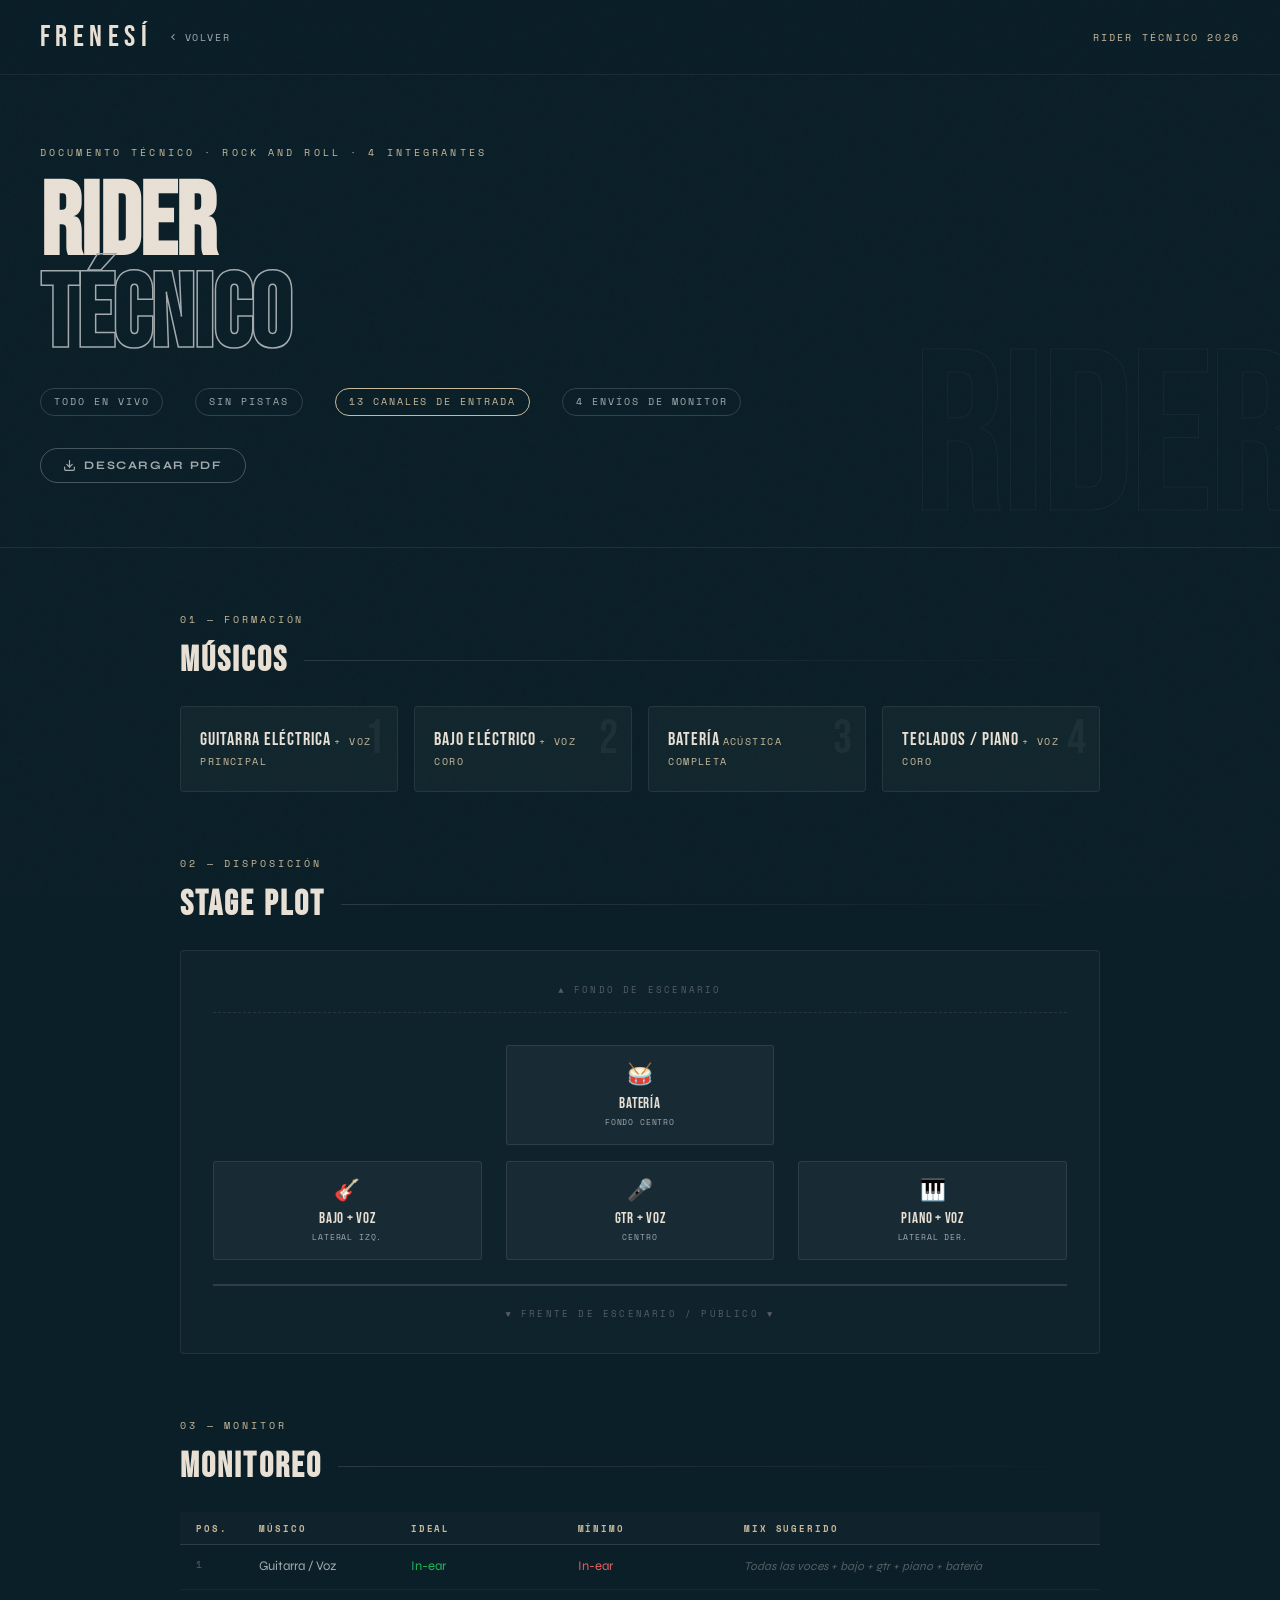
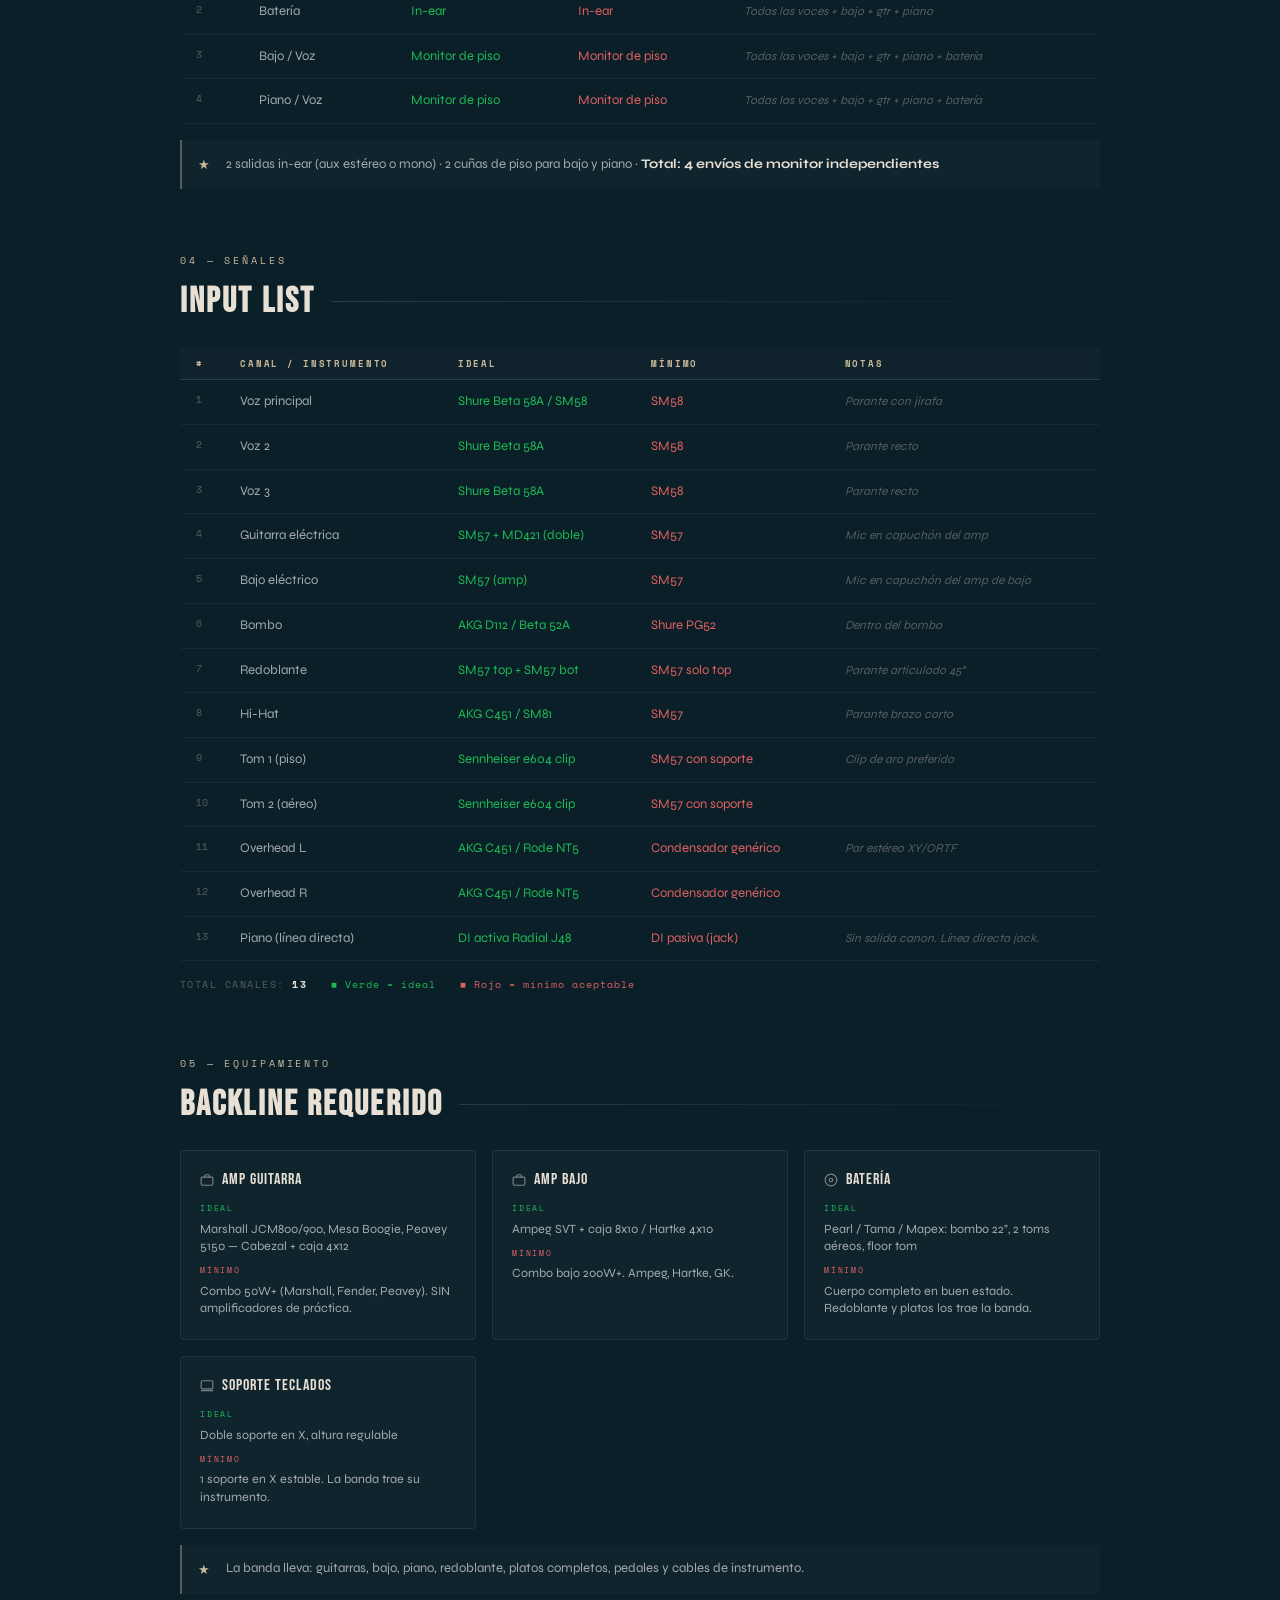
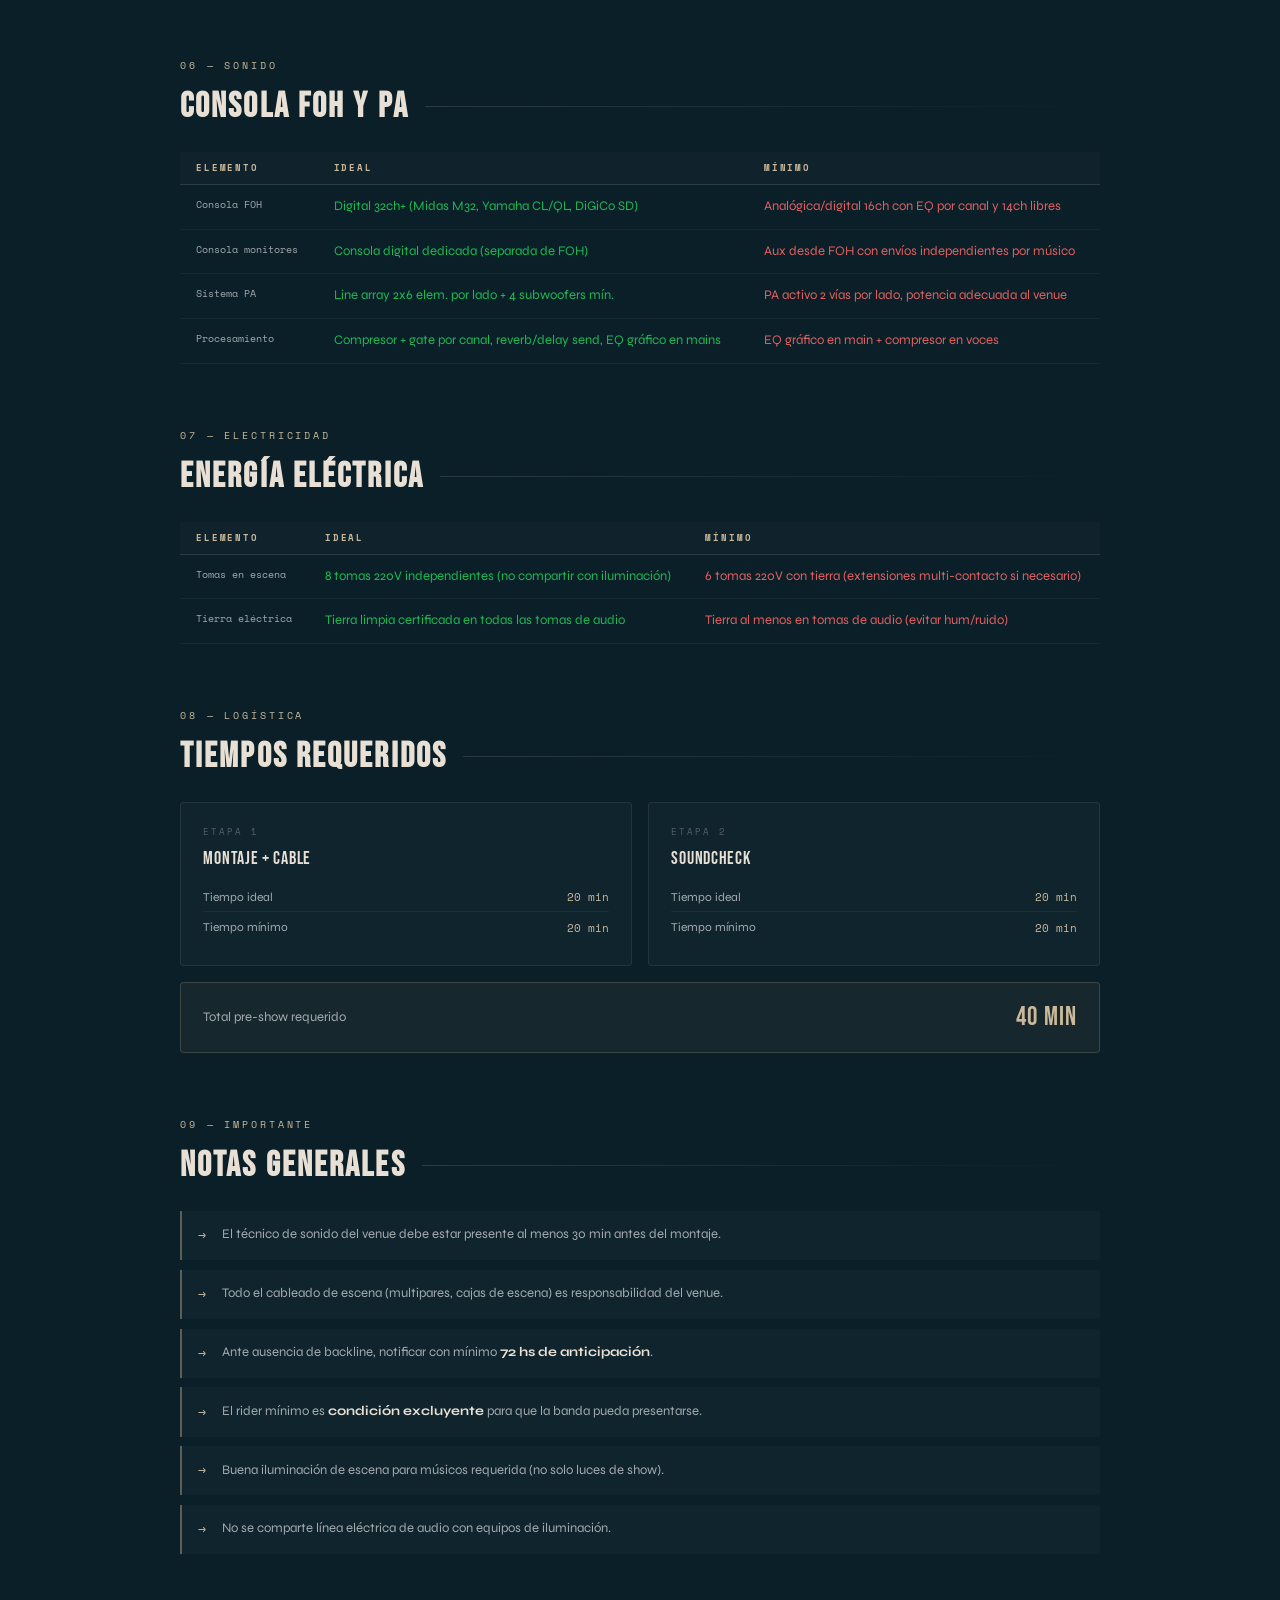
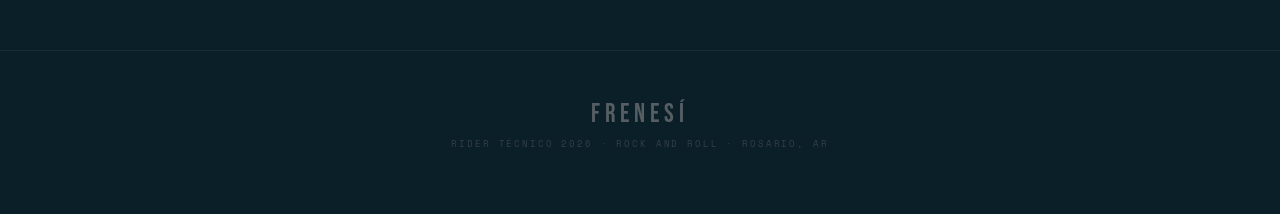
<file: rider-tecnico/index.html>
<!DOCTYPE html>
<html lang="es">
<head>
  <meta charset="UTF-8">
  <meta name="viewport" content="width=device-width, initial-scale=1.0">
  <title>FRENESÍ — Rider Técnico 2026</title>
  <link rel="preconnect" href="https://fonts.googleapis.com">
  <link href="https://fonts.googleapis.com/css2?family=Bebas+Neue&family=DM+Serif+Display:ital@0;1&family=Syne:wght@400;700;800&family=Space+Mono:ital@0;1&display=swap" rel="stylesheet">

  <style>
    :root {
      --c1: #a3aaae;
      --c2: #565e64;
      --c3: #333f46;
      --c4: #27323c;
      --c5: #0b1f28;
      --cream: #e8e0d4;
      --warm: #c9b99a;
      --green: #1DB954;
      --red: #e06060;
    }

    *, *::before, *::after { margin: 0; padding: 0; box-sizing: border-box; }
    html { scroll-behavior: smooth; }

    body {
      background: var(--c5);
      color: var(--cream);
      font-family: 'Syne', sans-serif;
      overflow-x: hidden;
      cursor: crosshair;
    }

    /* GRAIN */
    body::before {
      content: '';
      position: fixed;
      inset: 0;
      background-image: url("data:image/svg+xml,%3Csvg viewBox='0 0 256 256' xmlns='http://www.w3.org/2000/svg'%3E%3Cfilter id='noise'%3E%3CfeTurbulence type='fractalNoise' baseFrequency='0.9' numOctaves='4' stitchTiles='stitch'/%3E%3C/filter%3E%3Crect width='100%25' height='100%25' filter='url(%23noise)' opacity='0.08'/%3E%3C/svg%3E");
      pointer-events: none;
      z-index: 1000;
      opacity: 0.45;
      mix-blend-mode: overlay;
    }

    #grain-canvas {
      position: fixed; top: 0; left: 0;
      width: 100%; height: 100%;
      pointer-events: none; z-index: 999; opacity: 0.07;
    }

    /* NAV */
    nav {
      position: fixed; top: 0; left: 0; right: 0;
      z-index: 900;
      display: flex; align-items: center; justify-content: space-between;
      padding: 1.2rem 2.5rem;
      backdrop-filter: blur(12px);
      background: rgba(11, 31, 40, 0.7);
      border-bottom: 1px solid rgba(163, 170, 174, 0.1);
    }

    .nav-left { display: flex; align-items: center; gap: 1rem; }

    .nav-logo {
      font-family: 'Bebas Neue', sans-serif;
      font-size: 1.9rem; letter-spacing: 0.18em;
      color: var(--cream); text-decoration: none;
      position: relative; display: inline-block;
    }
    .nav-logo::after {
      content: ''; position: absolute; bottom: -2px; left: 0;
      width: 0; height: 1px; background: var(--warm);
      transition: width 0.4s ease;
    }
    .nav-logo:hover::after { width: 100%; }

    .nav-back {
      font-family: 'Space Mono', monospace;
      font-size: 0.65rem; letter-spacing: 0.15em;
      color: var(--c1); text-decoration: none;
      text-transform: uppercase;
      display: flex; align-items: center; gap: 0.4rem;
      transition: color 0.3s;
    }
    .nav-back:hover { color: var(--cream); }

    .nav-label {
      font-family: 'Space Mono', monospace;
      font-size: 0.62rem; letter-spacing: 0.22em;
      color: var(--warm); text-transform: uppercase;
    }

    /* HERO HEADER */
    .page-header {
      padding: 9rem 2.5rem 4rem;
      border-bottom: 1px solid rgba(163,170,174,0.12);
      position: relative;
      overflow: hidden;
    }

    .page-header::after {
      content: 'RIDER';
      position: absolute;
      right: -1rem; bottom: -2rem;
      font-family: 'Bebas Neue', sans-serif;
      font-size: clamp(8rem, 18vw, 16rem);
      color: transparent;
      -webkit-text-stroke: 1px rgba(163,170,174,0.07);
      letter-spacing: -0.02em;
      pointer-events: none;
      user-select: none;
    }

    .page-header-inner { max-width: 900px; }

    .header-tag {
      font-family: 'Space Mono', monospace;
      font-size: 0.65rem; letter-spacing: 0.3em;
      color: var(--warm); text-transform: uppercase;
      margin-bottom: 1.2rem;
      opacity: 0; animation: fadeUp 0.7s ease 0.2s forwards;
    }

    .page-title {
      font-family: 'Bebas Neue', sans-serif;
      font-size: clamp(3.5rem, 8vw, 7rem);
      line-height: 0.9; letter-spacing: -0.01em;
      color: var(--cream);
      opacity: 0; animation: fadeUp 0.8s ease 0.35s forwards;
    }
    .page-title .outline {
      color: transparent;
      -webkit-text-stroke: 1.5px var(--c1);
    }

    .page-meta {
      margin-top: 1.5rem;
      display: flex; gap: 2rem; align-items: center;
      flex-wrap: wrap;
      opacity: 0; animation: fadeUp 0.8s ease 0.5s forwards;
    }
    .meta-chip {
      font-family: 'Space Mono', monospace;
      font-size: 0.62rem; letter-spacing: 0.2em; text-transform: uppercase;
      color: var(--c1);
      border: 1px solid rgba(163,170,174,0.25);
      padding: 0.35rem 0.8rem; border-radius: 2rem;
    }
    .meta-chip.accent { border-color: var(--warm); color: var(--warm); }

    /* DOWNLOAD BTN */
    .download-btn {
      display: inline-flex; align-items: center; gap: 0.5rem;
      margin-top: 2rem;
      background: transparent;
      border: 1px solid rgba(163,170,174,0.4);
      color: var(--c1);
      padding: 0.6rem 1.4rem; border-radius: 2rem;
      font-family: 'Syne', sans-serif;
      font-size: 0.72rem; font-weight: 700; letter-spacing: 0.14em;
      text-transform: uppercase; text-decoration: none;
      transition: color 0.3s, border-color 0.3s, box-shadow 0.3s;
      cursor: pointer;
      opacity: 0; animation: fadeUp 0.8s ease 0.65s forwards;
    }
    .download-btn:hover {
      color: var(--cream); border-color: var(--warm);
      box-shadow: 0 0 20px rgba(201,185,154,0.15);
    }

    /* MAIN CONTENT */
    main {
      max-width: 1000px;
      margin: 0 auto;
      padding: 4rem 2.5rem 6rem;
      display: flex; flex-direction: column; gap: 4rem;
    }

    /* SECTION */
    .rider-section {
      opacity: 0; transform: translateY(24px);
      transition: opacity 0.7s ease, transform 0.7s ease;
    }
    .rider-section.visible { opacity: 1; transform: none; }

    .section-eyebrow {
      font-family: 'Space Mono', monospace;
      font-size: 0.6rem; letter-spacing: 0.3em; text-transform: uppercase;
      color: var(--warm); margin-bottom: 0.8rem;
    }

    .section-title {
      font-family: 'Bebas Neue', sans-serif;
      font-size: 2.2rem; letter-spacing: 0.06em;
      color: var(--cream);
      margin-bottom: 1.5rem;
      display: flex; align-items: center; gap: 1rem;
    }
    .section-title::after {
      content: ''; flex: 1; height: 1px;
      background: linear-gradient(to right, rgba(163,170,174,0.2), transparent);
    }

    /* MÚSICOS GRID */
    .musicians-grid {
      display: grid;
      grid-template-columns: repeat(auto-fit, minmax(200px, 1fr));
      gap: 1rem;
    }

    .musician-card {
      background: rgba(255,255,255,0.03);
      border: 1px solid rgba(163,170,174,0.12);
      border-radius: 4px;
      padding: 1.4rem 1.2rem;
      position: relative;
      overflow: hidden;
      transition: border-color 0.3s, background 0.3s;
    }
    .musician-card:hover {
      border-color: rgba(201,185,154,0.3);
      background: rgba(255,255,255,0.05);
    }
    .musician-num {
      font-family: 'Bebas Neue', sans-serif;
      font-size: 3rem; color: rgba(163,170,174,0.08);
      position: absolute; top: 0.5rem; right: 0.8rem;
      line-height: 1; pointer-events: none;
    }
    .musician-instrument {
      font-family: 'Bebas Neue', sans-serif;
      font-size: 1.1rem; letter-spacing: 0.06em; color: var(--cream);
      margin-bottom: 0.3rem;
    }
    .musician-role {
      font-family: 'Space Mono', monospace;
      font-size: 0.6rem; letter-spacing: 0.15em; text-transform: uppercase;
      color: var(--warm);
    }

    /* STAGE PLOT */
    .stage-plot {
      background: rgba(255,255,255,0.02);
      border: 1px solid rgba(163,170,174,0.12);
      border-radius: 4px;
      padding: 2rem;
      position: relative;
    }

    .stage-label {
      font-family: 'Space Mono', monospace;
      font-size: 0.55rem; letter-spacing: 0.25em; text-transform: uppercase;
      color: var(--c2); text-align: center; margin-bottom: 2rem;
      padding-bottom: 1rem;
      border-bottom: 1px dashed rgba(163,170,174,0.15);
    }

    .stage-grid {
      display: grid;
      grid-template-columns: 1fr 1fr 1fr;
      grid-template-rows: auto auto;
      gap: 1rem 1.5rem;
      margin-bottom: 1.5rem;
    }

    .stage-pos {
      background: rgba(255,255,255,0.04);
      border: 1px solid rgba(163,170,174,0.15);
      border-radius: 3px;
      padding: 1rem 0.8rem;
      text-align: center;
    }
    .stage-pos.center-back { grid-column: 2; }
    .stage-pos.left { grid-column: 1; grid-row: 2; }
    .stage-pos.center { grid-column: 2; grid-row: 2; }
    .stage-pos.right { grid-column: 3; grid-row: 2; }

    .stage-pos-icon {
      font-size: 1.3rem; margin-bottom: 0.4rem; display: block;
    }
    .stage-pos-name {
      font-family: 'Bebas Neue', sans-serif;
      font-size: 0.95rem; letter-spacing: 0.05em; color: var(--cream);
      display: block;
    }
    .stage-pos-detail {
      font-family: 'Space Mono', monospace;
      font-size: 0.52rem; letter-spacing: 0.1em; text-transform: uppercase;
      color: var(--c1); margin-top: 0.2rem; display: block;
    }

    .stage-front {
      text-align: center;
      padding-top: 1rem;
      border-top: 2px solid rgba(163,170,174,0.2);
    }
    .stage-front span {
      font-family: 'Space Mono', monospace;
      font-size: 0.55rem; letter-spacing: 0.25em; text-transform: uppercase;
      color: var(--c2);
    }

    /* TABLES */
    .rider-table {
      width: 100%;
      border-collapse: collapse;
      font-size: 0.82rem;
    }

    .rider-table th {
      font-family: 'Space Mono', monospace;
      font-size: 0.58rem; letter-spacing: 0.2em; text-transform: uppercase;
      color: var(--warm);
      text-align: left; padding: 0.6rem 1rem;
      border-bottom: 1px solid rgba(163,170,174,0.2);
      background: rgba(255,255,255,0.02);
    }

    .rider-table td {
      padding: 0.75rem 1rem;
      color: var(--c1);
      border-bottom: 1px solid rgba(163,170,174,0.07);
      vertical-align: top;
      line-height: 1.5;
    }

    .rider-table tr:hover td {
      background: rgba(255,255,255,0.02);
      color: var(--cream);
    }

    .rider-table td:first-child {
      font-family: 'Space Mono', monospace;
      font-size: 0.65rem; color: var(--c2);
      white-space: nowrap; width: 2.5rem;
    }

    .rider-table .ideal { color: var(--green); }
    .rider-table .minimo { color: var(--red); }
    .rider-table .nota { color: var(--c2); font-size: 0.75rem; font-style: italic; }

    /* KANBAN / CARDS para backline */
    .cards-grid {
      display: grid;
      grid-template-columns: repeat(auto-fit, minmax(280px, 1fr));
      gap: 1rem;
    }

    .req-card {
      background: rgba(255,255,255,0.025);
      border: 1px solid rgba(163,170,174,0.12);
      border-radius: 4px;
      padding: 1.2rem 1.2rem 1.4rem;
      transition: border-color 0.3s;
    }
    .req-card:hover { border-color: rgba(201,185,154,0.25); }

    .req-card-title {
      font-family: 'Bebas Neue', sans-serif;
      font-size: 1rem; letter-spacing: 0.06em; color: var(--cream);
      margin-bottom: 0.8rem;
      display: flex; align-items: center; gap: 0.5rem;
    }
    .req-card-title svg { opacity: 0.5; }

    .req-row {
      display: flex; flex-direction: column; gap: 0.25rem;
      margin-bottom: 0.6rem;
    }
    .req-row:last-child { margin-bottom: 0; }

    .req-tag {
      font-family: 'Space Mono', monospace;
      font-size: 0.52rem; letter-spacing: 0.2em; text-transform: uppercase;
      margin-bottom: 0.1rem;
    }
    .req-tag.ideal { color: var(--green); }
    .req-tag.min { color: var(--red); }

    .req-val {
      font-size: 0.78rem; color: var(--c1); line-height: 1.4;
    }

    /* NOTAS */
    .notes-list {
      display: flex; flex-direction: column; gap: 0.6rem;
    }
    .note-item {
      display: flex; gap: 1rem; align-items: flex-start;
      padding: 0.9rem 1rem;
      background: rgba(255,255,255,0.025);
      border-left: 2px solid rgba(201,185,154,0.4);
      border-radius: 0 3px 3px 0;
      font-size: 0.82rem; color: var(--c1); line-height: 1.5;
    }
    .note-item .arrow {
      color: var(--warm); font-family: 'Space Mono', monospace;
      flex-shrink: 0; margin-top: 0.05rem;
    }

    /* TIEMPOS */
    .tiempos-grid {
      display: grid; grid-template-columns: 1fr 1fr; gap: 1rem;
    }

    .tiempo-card {
      background: rgba(255,255,255,0.025);
      border: 1px solid rgba(163,170,174,0.12);
      border-radius: 4px; padding: 1.4rem;
    }

    .tiempo-label {
      font-family: 'Space Mono', monospace;
      font-size: 0.58rem; letter-spacing: 0.2em; text-transform: uppercase;
      color: var(--c2); margin-bottom: 0.6rem;
    }

    .tiempo-name {
      font-family: 'Bebas Neue', sans-serif;
      font-size: 1.1rem; letter-spacing: 0.04em; color: var(--cream);
      margin-bottom: 0.8rem;
    }

    .tiempo-row {
      display: flex; justify-content: space-between; align-items: center;
      padding: 0.4rem 0;
      border-bottom: 1px solid rgba(163,170,174,0.07);
    }
    .tiempo-row:last-child { border-bottom: none; }
    .tiempo-row span:first-child { font-size: 0.75rem; color: var(--c1); }
    .tiempo-row .val {
      font-family: 'Space Mono', monospace;
      font-size: 0.7rem; color: var(--warm);
    }

    .tiempo-total {
      grid-column: 1 / -1;
      background: rgba(201,185,154,0.06);
      border: 1px solid rgba(201,185,154,0.2);
      border-radius: 4px; padding: 1.2rem 1.4rem;
      display: flex; justify-content: space-between; align-items: center;
    }
    .tiempo-total span { font-size: 0.82rem; color: var(--c1); }
    .tiempo-total .total-val {
      font-family: 'Bebas Neue', sans-serif;
      font-size: 1.6rem; letter-spacing: 0.04em; color: var(--warm);
    }

    /* FIRMAS */
    .firmas-grid {
      display: grid;
      grid-template-columns: repeat(auto-fit, minmax(200px, 1fr));
      gap: 1.5rem;
    }

    .firma-block {
      padding: 1.5rem 0 0;
    }

    .firma-line {
      border-bottom: 1px solid rgba(163,170,174,0.25);
      margin-bottom: 0.6rem;
      height: 2.5rem;
    }

    .firma-label {
      font-family: 'Space Mono', monospace;
      font-size: 0.58rem; letter-spacing: 0.18em; text-transform: uppercase;
      color: var(--c2);
    }

    /* FOOTER */
    footer {
      text-align: center;
      padding: 3rem 2rem 4rem;
      border-top: 1px solid rgba(163,170,174,0.1);
    }

    .footer-logo {
      font-family: 'Bebas Neue', sans-serif;
      font-size: 1.6rem; letter-spacing: 0.2em; color: var(--c2);
    }
    .footer-sub {
      font-family: 'Space Mono', monospace;
      font-size: 0.58rem; letter-spacing: 0.2em; text-transform: uppercase;
      color: var(--c3); margin-top: 0.4rem;
    }

    /* ANIMATIONS */
    @keyframes fadeUp {
      from { opacity: 0; transform: translateY(20px); }
      to   { opacity: 1; transform: translateY(0); }
    }

    /* RESPONSIVE */
    @media (max-width: 640px) {
      nav { padding: 1rem 1.2rem; }
      .page-header { padding: 7rem 1.2rem 3rem; }
      main { padding: 2.5rem 1.2rem 5rem; gap: 3rem; }
      .tiempos-grid { grid-template-columns: 1fr; }
      .stage-grid { grid-template-columns: 1fr 1fr; }
      .stage-pos.center-back { grid-column: 1 / -1; }
      .rider-table { font-size: 0.75rem; }
      .rider-table th, .rider-table td { padding: 0.5rem 0.6rem; }
    }
  </style>

  <link rel="apple-touch-icon" sizes="180x180" href="../src/favicon/apple-touch-icon.png">
  <link rel="icon" type="image/png" sizes="32x32" href="../src/favicon/favicon-32x32.png">
  <link rel="icon" type="image/png" sizes="16x16" href="../src/favicon/favicon-16x16.png">
  <link rel="manifest" href="../src/favicon/site.webmanifest">

</head>
<body>

  <canvas id="grain-canvas"></canvas>

  <nav>
    <div class="nav-left">
      <a href="../" class="nav-logo">FRENESÍ</a>
      <a href="../" class="nav-back">
        <svg width="10" height="10" viewBox="0 0 24 24" fill="none" stroke="currentColor" stroke-width="2.5" stroke-linecap="round"><polyline points="15 18 9 12 15 6"/></svg>
        Volver
      </a>
    </div>
    <span class="nav-label">Rider Técnico 2026</span>
  </nav>

  <!-- HEADER -->
  <header class="page-header">
    <div class="page-header-inner">
      <p class="header-tag">Documento técnico · Rock and Roll · 4 integrantes</p>
      <h1 class="page-title">
        RIDER<br><span class="outline">TÉCNICO</span>
      </h1>
      <div class="page-meta">
        <span class="meta-chip">Todo en vivo</span>
        <span class="meta-chip">Sin pistas</span>
        <span class="meta-chip accent">13 canales de entrada</span>
        <span class="meta-chip">4 envíos de monitor</span>
      </div>
      <a href="RIDER_TECNICO_FRENESI.pdf" download class="download-btn">
        <svg width="13" height="13" viewBox="0 0 24 24" fill="none" stroke="currentColor" stroke-width="2.2" stroke-linecap="round" stroke-linejoin="round">
          <path d="M21 15v4a2 2 0 0 1-2 2H5a2 2 0 0 1-2-2v-4"/><polyline points="7 10 12 15 17 10"/><line x1="12" y1="15" x2="12" y2="3"/>
        </svg>
        Descargar PDF
      </a>
    </div>
  </header>

  <main>

    <!-- MÚSICOS -->
    <section class="rider-section">
      <p class="section-eyebrow">01 — Formación</p>
      <h2 class="section-title">Músicos</h2>
      <div class="musicians-grid">
        <div class="musician-card">
          <span class="musician-num">1</span>
          <span class="musician-instrument">Guitarra Eléctrica</span>
          <span class="musician-role">+ Voz principal</span>
        </div>
        <div class="musician-card">
          <span class="musician-num">2</span>
          <span class="musician-instrument">Bajo Eléctrico</span>
          <span class="musician-role">+ Voz coro</span>
        </div>
        <div class="musician-card">
          <span class="musician-num">3</span>
          <span class="musician-instrument">Batería</span>
          <span class="musician-role">Acústica completa</span>
        </div>
        <div class="musician-card">
          <span class="musician-num">4</span>
          <span class="musician-instrument">Teclados / Piano</span>
          <span class="musician-role">+ Voz coro</span>
        </div>
      </div>
    </section>

    <!-- STAGE PLOT -->
    <section class="rider-section">
      <p class="section-eyebrow">02 — Disposición</p>
      <h2 class="section-title">Stage Plot</h2>
      <div class="stage-plot">
        <p class="stage-label">▲ Fondo de escenario</p>
        <div class="stage-grid">
          <div class="stage-pos center-back">
            <span class="stage-pos-icon">🥁</span>
            <span class="stage-pos-name">Batería</span>
            <span class="stage-pos-detail">Fondo centro</span>
          </div>
          <div class="stage-pos left">
            <span class="stage-pos-icon">🎸</span>
            <span class="stage-pos-name">Bajo + Voz</span>
            <span class="stage-pos-detail">Lateral izq.</span>
          </div>
          <div class="stage-pos center">
            <span class="stage-pos-icon">🎤</span>
            <span class="stage-pos-name">Gtr + Voz</span>
            <span class="stage-pos-detail">Centro</span>
          </div>
          <div class="stage-pos right">
            <span class="stage-pos-icon">🎹</span>
            <span class="stage-pos-name">Piano + Voz</span>
            <span class="stage-pos-detail">Lateral der.</span>
          </div>
        </div>
        <div class="stage-front">
          <span>▼ Frente de escenario / Público ▼</span>
        </div>
      </div>
    </section>

    <!-- MONITOREO -->
    <section class="rider-section">
      <p class="section-eyebrow">03 — Monitor</p>
      <h2 class="section-title">Monitoreo</h2>
      <table class="rider-table">
        <thead>
          <tr>
            <th>Pos.</th>
            <th>Músico</th>
            <th>Ideal</th>
            <th>Mínimo</th>
            <th>Mix sugerido</th>
          </tr>
        </thead>
        <tbody>
          <tr>
            <td>1</td>
            <td>Guitarra / Voz</td>
            <td class="ideal">In-ear</td>
            <td class="minimo">In-ear</td>
            <td class="nota">Todas las voces + bajo + gtr + piano + batería</td>
          </tr>
          <tr>
            <td>2</td>
            <td>Batería</td>
            <td class="ideal">In-ear</td>
            <td class="minimo">In-ear</td>
            <td class="nota">Todas las voces + bajo + gtr + piano</td>
          </tr>
          <tr>
            <td>3</td>
            <td>Bajo / Voz</td>
            <td class="ideal">Monitor de piso</td>
            <td class="minimo">Monitor de piso</td>
            <td class="nota">Todas las voces + bajo + gtr + piano + batería</td>
          </tr>
          <tr>
            <td>4</td>
            <td>Piano / Voz</td>
            <td class="ideal">Monitor de piso</td>
            <td class="minimo">Monitor de piso</td>
            <td class="nota">Todas las voces + bajo + gtr + piano + batería</td>
          </tr>
        </tbody>
      </table>
      <div class="note-item" style="margin-top:1rem;">
        <span class="arrow">★</span>
        <span>2 salidas in-ear (aux estéreo o mono) · 2 cuñas de piso para bajo y piano · <strong style="color:var(--cream)">Total: 4 envíos de monitor independientes</strong></span>
      </div>
    </section>

    <!-- INPUT LIST -->
    <section class="rider-section">
      <p class="section-eyebrow">04 — Señales</p>
      <h2 class="section-title">Input List</h2>
      <table class="rider-table">
        <thead>
          <tr>
            <th>#</th>
            <th>Canal / Instrumento</th>
            <th>Ideal</th>
            <th>Mínimo</th>
            <th>Notas</th>
          </tr>
        </thead>
        <tbody>
          <tr><td>1</td><td>Voz principal</td><td class="ideal">Shure Beta 58A / SM58</td><td class="minimo">SM58</td><td class="nota">Parante con jirafa</td></tr>
          <tr><td>2</td><td>Voz 2</td><td class="ideal">Shure Beta 58A</td><td class="minimo">SM58</td><td class="nota">Parante recto</td></tr>
          <tr><td>3</td><td>Voz 3</td><td class="ideal">Shure Beta 58A</td><td class="minimo">SM58</td><td class="nota">Parante recto</td></tr>
          <tr><td>4</td><td>Guitarra eléctrica</td><td class="ideal">SM57 + MD421 (doble)</td><td class="minimo">SM57</td><td class="nota">Mic en capuchón del amp</td></tr>
          <tr><td>5</td><td>Bajo eléctrico</td><td class="ideal">SM57 (amp)</td><td class="minimo">SM57</td><td class="nota">Mic en capuchón del amp de bajo</td></tr>
          <tr><td>6</td><td>Bombo</td><td class="ideal">AKG D112 / Beta 52A</td><td class="minimo">Shure PG52</td><td class="nota">Dentro del bombo</td></tr>
          <tr><td>7</td><td>Redoblante</td><td class="ideal">SM57 top + SM57 bot</td><td class="minimo">SM57 solo top</td><td class="nota">Parante articulado 45°</td></tr>
          <tr><td>8</td><td>Hi-Hat</td><td class="ideal">AKG C451 / SM81</td><td class="minimo">SM57</td><td class="nota">Parante brazo corto</td></tr>
          <tr><td>9</td><td>Tom 1 (piso)</td><td class="ideal">Sennheiser e604 clip</td><td class="minimo">SM57 con soporte</td><td class="nota">Clip de aro preferido</td></tr>
          <tr><td>10</td><td>Tom 2 (aéreo)</td><td class="ideal">Sennheiser e604 clip</td><td class="minimo">SM57 con soporte</td><td class="nota"></td></tr>
          <tr><td>11</td><td>Overhead L</td><td class="ideal">AKG C451 / Rode NT5</td><td class="minimo">Condensador genérico</td><td class="nota">Par estéreo XY/ORTF</td></tr>
          <tr><td>12</td><td>Overhead R</td><td class="ideal">AKG C451 / Rode NT5</td><td class="minimo">Condensador genérico</td><td class="nota"></td></tr>
          <tr><td>13</td><td>Piano (línea directa)</td><td class="ideal">DI activa Radial J48</td><td class="minimo">DI pasiva (jack)</td><td class="nota">Sin salida canon. Línea directa jack.</td></tr>
        </tbody>
      </table>
      <div style="display:flex;gap:1.5rem;margin-top:1rem;flex-wrap:wrap;">
        <span style="font-family:'Space Mono',monospace;font-size:0.62rem;letter-spacing:0.15em;text-transform:uppercase;color:var(--c2)">Total canales: <strong style="color:var(--cream)">13</strong></span>
        <span style="font-family:'Space Mono',monospace;font-size:0.62rem;letter-spacing:0.1em;color:var(--green)">■ Verde = ideal</span>
        <span style="font-family:'Space Mono',monospace;font-size:0.62rem;letter-spacing:0.1em;color:var(--red)">■ Rojo = mínimo aceptable</span>
      </div>
    </section>

    <!-- BACKLINE -->
    <section class="rider-section">
      <p class="section-eyebrow">05 — Equipamiento</p>
      <h2 class="section-title">Backline Requerido</h2>
      <div class="cards-grid">
        <div class="req-card">
          <div class="req-card-title">
            <svg width="14" height="14" viewBox="0 0 24 24" fill="none" stroke="currentColor" stroke-width="2" stroke-linecap="round"><rect x="2" y="7" width="20" height="14" rx="2"/><path d="M16 7V5a2 2 0 0 0-2-2h-4a2 2 0 0 0-2 2v2"/></svg>
            Amp Guitarra
          </div>
          <div class="req-row">
            <span class="req-tag ideal">Ideal</span>
            <span class="req-val">Marshall JCM800/900, Mesa Boogie, Peavey 5150 — Cabezal + caja 4x12</span>
          </div>
          <div class="req-row">
            <span class="req-tag min">Mínimo</span>
            <span class="req-val">Combo 50W+ (Marshall, Fender, Peavey). SIN amplificadores de práctica.</span>
          </div>
        </div>
        <div class="req-card">
          <div class="req-card-title">
            <svg width="14" height="14" viewBox="0 0 24 24" fill="none" stroke="currentColor" stroke-width="2" stroke-linecap="round"><rect x="2" y="7" width="20" height="14" rx="2"/><path d="M16 7V5a2 2 0 0 0-2-2h-4a2 2 0 0 0-2 2v2"/></svg>
            Amp Bajo
          </div>
          <div class="req-row">
            <span class="req-tag ideal">Ideal</span>
            <span class="req-val">Ampeg SVT + caja 8x10 / Hartke 4x10</span>
          </div>
          <div class="req-row">
            <span class="req-tag min">Mínimo</span>
            <span class="req-val">Combo bajo 200W+. Ampeg, Hartke, GK.</span>
          </div>
        </div>
        <div class="req-card">
          <div class="req-card-title">
            <svg width="14" height="14" viewBox="0 0 24 24" fill="none" stroke="currentColor" stroke-width="2" stroke-linecap="round"><circle cx="12" cy="12" r="10"/><circle cx="12" cy="12" r="3"/></svg>
            Batería
          </div>
          <div class="req-row">
            <span class="req-tag ideal">Ideal</span>
            <span class="req-val">Pearl / Tama / Mapex: bombo 22", 2 toms aéreos, floor tom</span>
          </div>
          <div class="req-row">
            <span class="req-tag min">Mínimo</span>
            <span class="req-val">Cuerpo completo en buen estado. Redoblante y platos los trae la banda.</span>
          </div>
        </div>
        <div class="req-card">
          <div class="req-card-title">
            <svg width="14" height="14" viewBox="0 0 24 24" fill="none" stroke="currentColor" stroke-width="2" stroke-linecap="round"><rect x="2" y="3" width="20" height="14" rx="2"/><line x1="2" y1="20" x2="22" y2="20"/></svg>
            Soporte Teclados
          </div>
          <div class="req-row">
            <span class="req-tag ideal">Ideal</span>
            <span class="req-val">Doble soporte en X, altura regulable</span>
          </div>
          <div class="req-row">
            <span class="req-tag min">Mínimo</span>
            <span class="req-val">1 soporte en X estable. La banda trae su instrumento.</span>
          </div>
        </div>
      </div>
      <div class="note-item" style="margin-top:1rem;">
        <span class="arrow">★</span>
        <span>La banda lleva: guitarras, bajo, piano, redoblante, platos completos, pedales y cables de instrumento.</span>
      </div>
    </section>

    <!-- CONSOLA Y PA -->
    <section class="rider-section">
      <p class="section-eyebrow">06 — Sonido</p>
      <h2 class="section-title">Consola FOH y PA</h2>
      <table class="rider-table">
        <thead>
          <tr><th>Elemento</th><th>Ideal</th><th>Mínimo</th></tr>
        </thead>
        <tbody>
          <tr>
            <td style="width:auto;color:var(--c1);">Consola FOH</td>
            <td class="ideal">Digital 32ch+ (Midas M32, Yamaha CL/QL, DiGiCo SD)</td>
            <td class="minimo">Analógica/digital 16ch con EQ por canal y 14ch libres</td>
          </tr>
          <tr>
            <td style="width:auto;color:var(--c1);">Consola monitores</td>
            <td class="ideal">Consola digital dedicada (separada de FOH)</td>
            <td class="minimo">Aux desde FOH con envíos independientes por músico</td>
          </tr>
          <tr>
            <td style="width:auto;color:var(--c1);">Sistema PA</td>
            <td class="ideal">Line array 2x6 elem. por lado + 4 subwoofers mín.</td>
            <td class="minimo">PA activo 2 vías por lado, potencia adecuada al venue</td>
          </tr>
          <tr>
            <td style="width:auto;color:var(--c1);">Procesamiento</td>
            <td class="ideal">Compresor + gate por canal, reverb/delay send, EQ gráfico en mains</td>
            <td class="minimo">EQ gráfico en main + compresor en voces</td>
          </tr>
        </tbody>
      </table>
    </section>

    <!-- ENERGÍA -->
    <section class="rider-section">
      <p class="section-eyebrow">07 — Electricidad</p>
      <h2 class="section-title">Energía Eléctrica</h2>
      <table class="rider-table">
        <thead>
          <tr><th>Elemento</th><th>Ideal</th><th>Mínimo</th></tr>
        </thead>
        <tbody>
          <tr>
            <td style="width:auto;color:var(--c1);">Tomas en escena</td>
            <td class="ideal">8 tomas 220V independientes (no compartir con iluminación)</td>
            <td class="minimo">6 tomas 220V con tierra (extensiones multi-contacto si necesario)</td>
          </tr>
          <tr>
            <td style="width:auto;color:var(--c1);">Tierra eléctrica</td>
            <td class="ideal">Tierra limpia certificada en todas las tomas de audio</td>
            <td class="minimo">Tierra al menos en tomas de audio (evitar hum/ruido)</td>
          </tr>
        </tbody>
      </table>
    </section>

    <!-- TIEMPOS -->
    <section class="rider-section">
      <p class="section-eyebrow">08 — Logística</p>
      <h2 class="section-title">Tiempos Requeridos</h2>
      <div class="tiempos-grid">
        <div class="tiempo-card">
          <p class="tiempo-label">Etapa 1</p>
          <p class="tiempo-name">Montaje + Cable</p>
          <div class="tiempo-row">
            <span>Tiempo ideal</span>
            <span class="val">20 min</span>
          </div>
          <div class="tiempo-row">
            <span>Tiempo mínimo</span>
            <span class="val">20 min</span>
          </div>
        </div>
        <div class="tiempo-card">
          <p class="tiempo-label">Etapa 2</p>
          <p class="tiempo-name">Soundcheck</p>
          <div class="tiempo-row">
            <span>Tiempo ideal</span>
            <span class="val">20 min</span>
          </div>
          <div class="tiempo-row">
            <span>Tiempo mínimo</span>
            <span class="val">20 min</span>
          </div>
        </div>
        <div class="tiempo-total">
          <span>Total pre-show requerido</span>
          <span class="total-val">40 MIN</span>
        </div>
      </div>
    </section>

    <!-- NOTAS GENERALES -->
    <section class="rider-section">
      <p class="section-eyebrow">09 — Importante</p>
      <h2 class="section-title">Notas Generales</h2>
      <div class="notes-list">
        <div class="note-item"><span class="arrow">→</span><span>El técnico de sonido del venue debe estar presente al menos 30 min antes del montaje.</span></div>
        <div class="note-item"><span class="arrow">→</span><span>Todo el cableado de escena (multipares, cajas de escena) es responsabilidad del venue.</span></div>
        <div class="note-item"><span class="arrow">→</span><span>Ante ausencia de backline, notificar con mínimo <strong style="color:var(--cream)">72 hs de anticipación</strong>.</span></div>
        <div class="note-item"><span class="arrow">→</span><span>El rider mínimo es <strong style="color:var(--cream)">condición excluyente</strong> para que la banda pueda presentarse.</span></div>
        <div class="note-item"><span class="arrow">→</span><span>Buena iluminación de escena para músicos requerida (no solo luces de show).</span></div>
        <div class="note-item"><span class="arrow">→</span><span>No se comparte línea eléctrica de audio con equipos de iluminación.</span></div>
      </div>
    </section>

  </main>

  <footer>
    <p class="footer-logo">FRENESÍ</p>
    <p class="footer-sub">Rider Técnico 2026 · Rock and Roll · Rosario, AR</p>
  </footer>

  <script>
    /* GRAIN */
    const canvas = document.getElementById('grain-canvas');
    const ctx = canvas.getContext('2d');
    let w, h;
    function resize() { w = canvas.width = window.innerWidth; h = canvas.height = window.innerHeight; }
    function generateNoise() {
      const img = ctx.createImageData(w, h);
      const d = img.data;
      for (let i = 0; i < d.length; i += 4) {
        const v = Math.random() * 255 | 0;
        d[i] = v; d[i+1] = v; d[i+2] = v; d[i+3] = Math.random() * 30 | 0;
      }
      ctx.putImageData(img, 0, 0);
    }
    function animateGrain() { generateNoise(); requestAnimationFrame(animateGrain); }
    window.addEventListener('resize', resize);
    resize(); animateGrain();

    /* SCROLL REVEAL */
    const sections = document.querySelectorAll('.rider-section');
    const obs = new IntersectionObserver(entries => {
      entries.forEach(e => { if (e.isIntersecting) e.target.classList.add('visible'); });
    }, { threshold: 0.08 });
    sections.forEach(s => obs.observe(s));
  </script>
</body>
</html>
</file>
